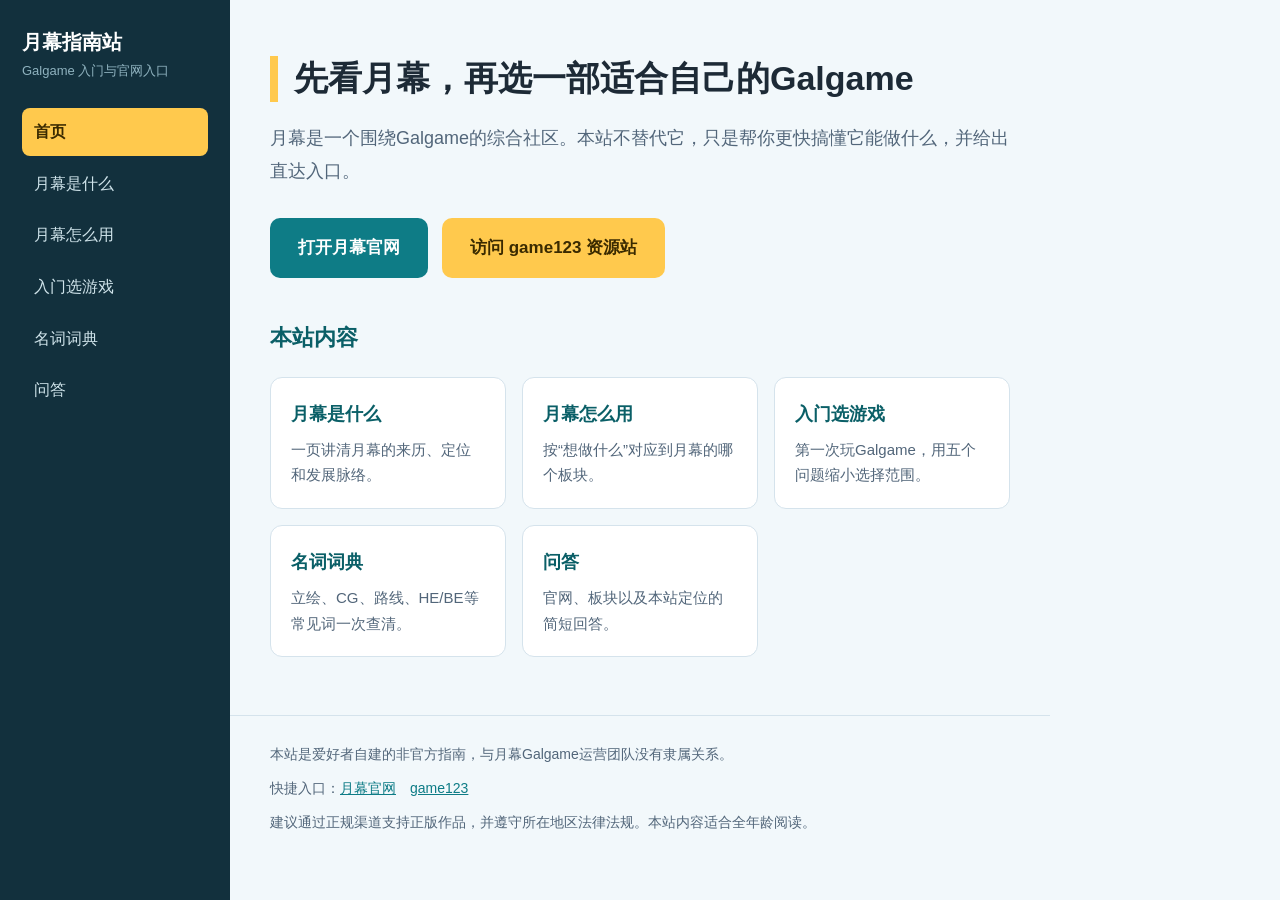
<file: index.html>
<!doctype html>
<html lang="zh-CN">
<head>
<meta charset="utf-8">
<meta name="viewport" content="width=device-width,initial-scale=1">
<title>月幕指南站｜月幕官网直达与Galgame新手入门</title>
<meta name="description" content="想了解月幕Galgame？这里说明月幕能查什么、怎么用，附官网直达入口、新手选游戏方法和Galgame名词词典。">
<meta name="keywords" content="月幕,月幕官网,月幕Galgame怎么用,Galgame新手,Galgame名词">
<meta name="robots" content="index,follow,max-image-preview:large">
<link rel="canonical" href="https://ymgalgame.github.io/">
<meta property="og:type" content="website">
<meta property="og:locale" content="zh_CN">
<meta property="og:site_name" content="月幕指南站">
<meta property="og:title" content="月幕指南站｜月幕官网直达与Galgame新手入门">
<meta property="og:description" content="想了解月幕Galgame？这里说明月幕能查什么、怎么用，附官网直达入口、新手选游戏方法和Galgame名词词典。">
<meta property="og:url" content="https://ymgalgame.github.io/">
<meta name="twitter:card" content="summary">
<link rel="stylesheet" href="style.css">
<script type="application/ld+json">{"@context": "https://schema.org", "@type": "WebSite", "name": "月幕指南站", "alternateName": "月幕Galgame指南", "url": "https://ymgalgame.github.io/", "inLanguage": "zh-CN", "about": {"@type": "Thing", "name": "月幕Galgame", "sameAs": "https://www.ymgal.games"}}</script>
</head>
<body>
<div class="layout">
<aside class="side">
<a class="brand" href="index.html">月幕指南站<small>Galgame 入门与官网入口</small></a>
<nav aria-label="主导航"><a href="index.html" aria-current="page">首页</a><a href="what-is-ymgal.html">月幕是什么</a><a href="how-to-use.html">月幕怎么用</a><a href="start-playing.html">入门选游戏</a><a href="glossary.html">名词词典</a><a href="qa.html">问答</a></nav>
</aside>
<div class="main">
<main class="wrap">
<h1>先看月幕，再选一部适合自己的Galgame</h1>
<p class="lead">月幕是一个围绕Galgame的综合社区。本站不替代它，只是帮你更快搞懂它能做什么，并给出直达入口。</p>
<div class="btns"><a class="btn btn-main" href="https://www.ymgal.games" target="_blank" rel="noopener noreferrer">打开月幕官网</a><a class="btn btn-alt" href="https://game123.download/" target="_blank" rel="noopener">访问 game123 资源站</a></div>
<h2>本站内容</h2><ul class="grid"><li><a class="card" href="what-is-ymgal.html"><h3>月幕是什么</h3><p>一页讲清月幕的来历、定位和发展脉络。</p></a></li><li><a class="card" href="how-to-use.html"><h3>月幕怎么用</h3><p>按“想做什么”对应到月幕的哪个板块。</p></a></li><li><a class="card" href="start-playing.html"><h3>入门选游戏</h3><p>第一次玩Galgame，用五个问题缩小选择范围。</p></a></li><li><a class="card" href="glossary.html"><h3>名词词典</h3><p>立绘、CG、路线、HE/BE等常见词一次查清。</p></a></li><li><a class="card" href="qa.html"><h3>问答</h3><p>官网、板块以及本站定位的简短回答。</p></a></li></ul>
</main>
<footer>
<p>本站是爱好者自建的非官方指南，与月幕Galgame运营团队没有隶属关系。</p>
<p>快捷入口：<a href="https://www.ymgal.games" target="_blank" rel="noopener noreferrer">月幕官网</a>　<a href="https://game123.download/" target="_blank" rel="noopener">game123</a></p>
<p>建议通过正规渠道支持正版作品，并遵守所在地区法律法规。本站内容适合全年龄阅读。</p>
</footer>
</div>
</div>
</body>
</html>
</file>
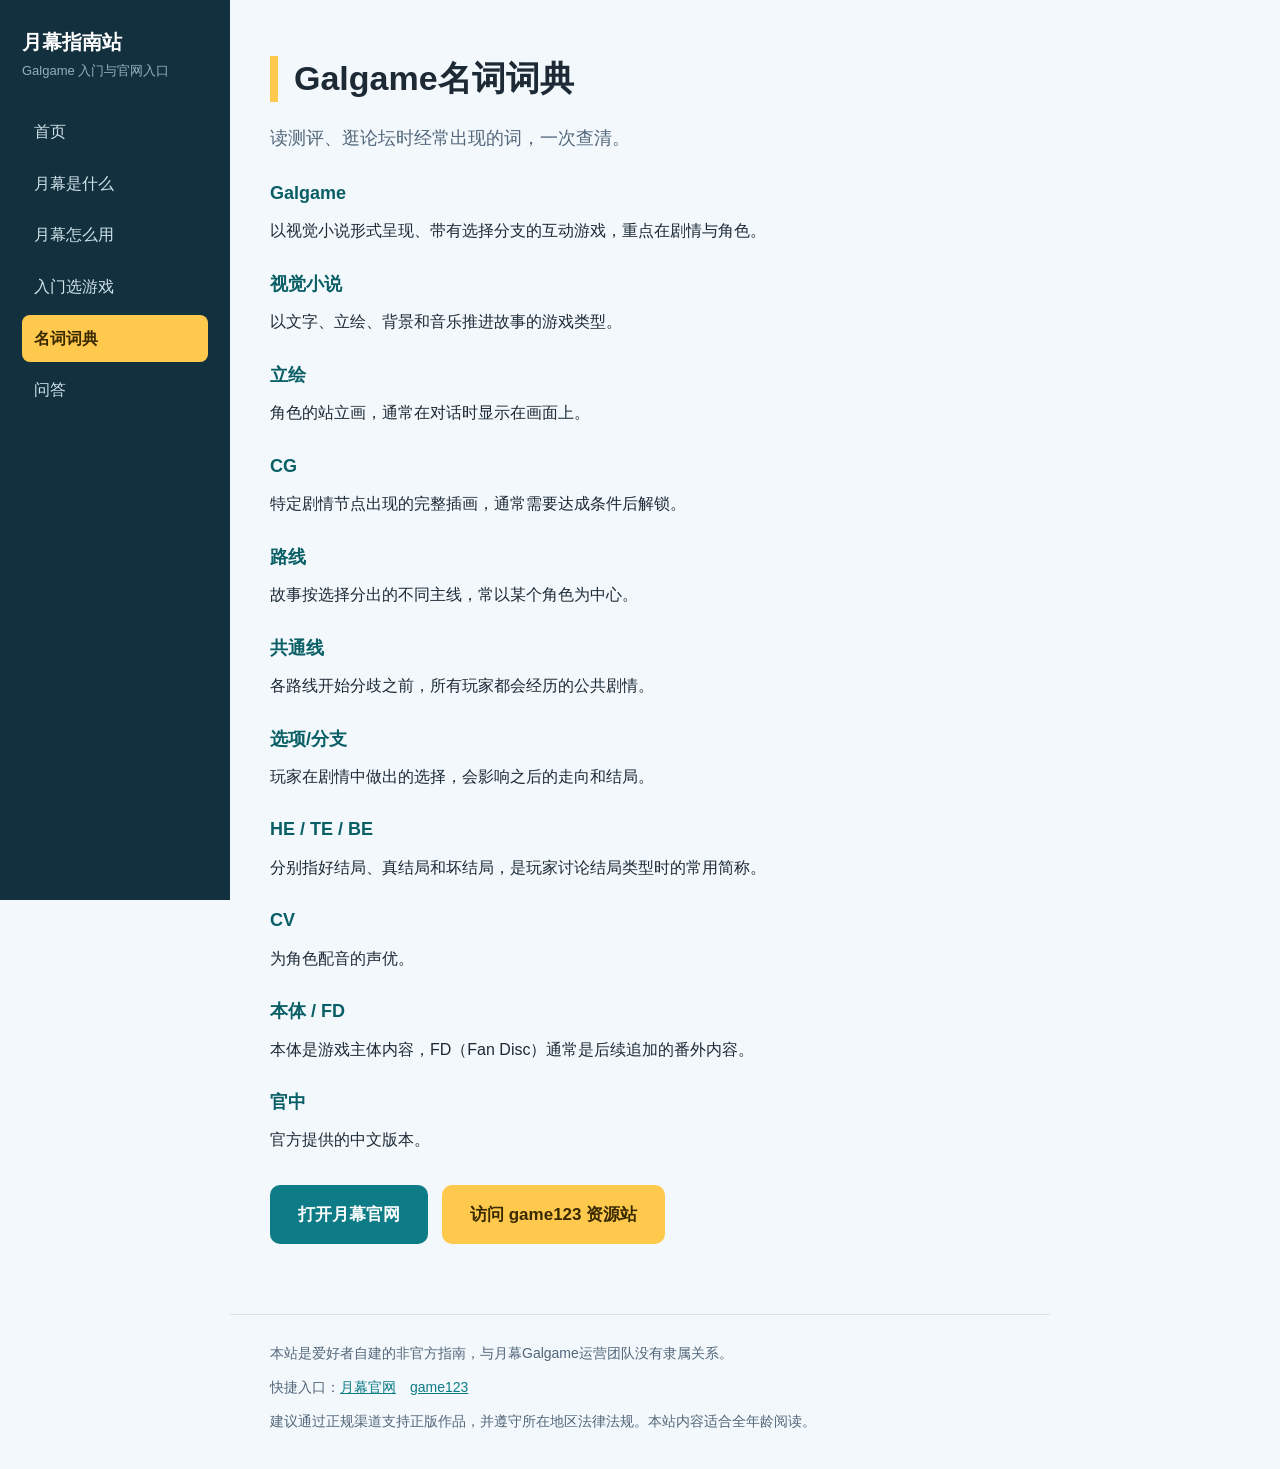
<file: glossary.html>
<!doctype html>
<html lang="zh-CN">
<head>
<meta charset="utf-8">
<meta name="viewport" content="width=device-width,initial-scale=1">
<title>Galgame名词词典：立绘、CG、路线、HE/BE等术语解释</title>
<meta name="description" content="整理Galgame新手常遇到的术语：立绘、CG、路线、共通线、HE/TE/BE、CV、FD、官中等，一句话讲清含义。">
<meta name="keywords" content="Galgame术语,Galgame名词解释,立绘,CG,共通线,HE BE,FD">
<meta name="robots" content="index,follow,max-image-preview:large">
<link rel="canonical" href="https://ymgalgame.github.io/glossary.html">
<meta property="og:type" content="website">
<meta property="og:locale" content="zh_CN">
<meta property="og:site_name" content="月幕指南站">
<meta property="og:title" content="Galgame名词词典：立绘、CG、路线、HE/BE等术语解释">
<meta property="og:description" content="整理Galgame新手常遇到的术语：立绘、CG、路线、共通线、HE/TE/BE、CV、FD、官中等，一句话讲清含义。">
<meta property="og:url" content="https://ymgalgame.github.io/glossary.html">
<meta name="twitter:card" content="summary">
<link rel="stylesheet" href="style.css">
<script type="application/ld+json">{"@context": "https://schema.org", "@type": "BreadcrumbList", "itemListElement": [{"@type": "ListItem", "position": 1, "name": "首页", "item": "https://ymgalgame.github.io/"}, {"@type": "ListItem", "position": 2, "name": "名词词典", "item": "https://ymgalgame.github.io/glossary.html"}]}</script>
<script type="application/ld+json">{"@context": "https://schema.org", "@type": "DefinedTermSet", "name": "Galgame常用名词", "inLanguage": "zh-CN", "hasDefinedTerm": [{"@type": "DefinedTerm", "name": "Galgame", "description": "以视觉小说形式呈现、带有选择分支的互动游戏，重点在剧情与角色。"}, {"@type": "DefinedTerm", "name": "视觉小说", "description": "以文字、立绘、背景和音乐推进故事的游戏类型。"}, {"@type": "DefinedTerm", "name": "立绘", "description": "角色的站立画，通常在对话时显示在画面上。"}, {"@type": "DefinedTerm", "name": "CG", "description": "特定剧情节点出现的完整插画，通常需要达成条件后解锁。"}, {"@type": "DefinedTerm", "name": "路线", "description": "故事按选择分出的不同主线，常以某个角色为中心。"}, {"@type": "DefinedTerm", "name": "共通线", "description": "各路线开始分歧之前，所有玩家都会经历的公共剧情。"}, {"@type": "DefinedTerm", "name": "选项/分支", "description": "玩家在剧情中做出的选择，会影响之后的走向和结局。"}, {"@type": "DefinedTerm", "name": "HE / TE / BE", "description": "分别指好结局、真结局和坏结局，是玩家讨论结局类型时的常用简称。"}, {"@type": "DefinedTerm", "name": "CV", "description": "为角色配音的声优。"}, {"@type": "DefinedTerm", "name": "本体 / FD", "description": "本体是游戏主体内容，FD（Fan Disc）通常是后续追加的番外内容。"}, {"@type": "DefinedTerm", "name": "官中", "description": "官方提供的中文版本。"}]}</script>
</head>
<body>
<div class="layout">
<aside class="side">
<a class="brand" href="index.html">月幕指南站<small>Galgame 入门与官网入口</small></a>
<nav aria-label="主导航"><a href="index.html">首页</a><a href="what-is-ymgal.html">月幕是什么</a><a href="how-to-use.html">月幕怎么用</a><a href="start-playing.html">入门选游戏</a><a href="glossary.html" aria-current="page">名词词典</a><a href="qa.html">问答</a></nav>
</aside>
<div class="main">
<main class="wrap">
<h1>Galgame名词词典</h1><p class="lead">读测评、逛论坛时经常出现的词，一次查清。</p><dl><dt>Galgame</dt><dd>以视觉小说形式呈现、带有选择分支的互动游戏，重点在剧情与角色。</dd><dt>视觉小说</dt><dd>以文字、立绘、背景和音乐推进故事的游戏类型。</dd><dt>立绘</dt><dd>角色的站立画，通常在对话时显示在画面上。</dd><dt>CG</dt><dd>特定剧情节点出现的完整插画，通常需要达成条件后解锁。</dd><dt>路线</dt><dd>故事按选择分出的不同主线，常以某个角色为中心。</dd><dt>共通线</dt><dd>各路线开始分歧之前，所有玩家都会经历的公共剧情。</dd><dt>选项/分支</dt><dd>玩家在剧情中做出的选择，会影响之后的走向和结局。</dd><dt>HE / TE / BE</dt><dd>分别指好结局、真结局和坏结局，是玩家讨论结局类型时的常用简称。</dd><dt>CV</dt><dd>为角色配音的声优。</dd><dt>本体 / FD</dt><dd>本体是游戏主体内容，FD（Fan Disc）通常是后续追加的番外内容。</dd><dt>官中</dt><dd>官方提供的中文版本。</dd></dl><div class="btns"><a class="btn btn-main" href="https://www.ymgal.games" target="_blank" rel="noopener noreferrer">打开月幕官网</a><a class="btn btn-alt" href="https://game123.download/" target="_blank" rel="noopener">访问 game123 资源站</a></div>
</main>
<footer>
<p>本站是爱好者自建的非官方指南，与月幕Galgame运营团队没有隶属关系。</p>
<p>快捷入口：<a href="https://www.ymgal.games" target="_blank" rel="noopener noreferrer">月幕官网</a>　<a href="https://game123.download/" target="_blank" rel="noopener">game123</a></p>
<p>建议通过正规渠道支持正版作品，并遵守所在地区法律法规。本站内容适合全年龄阅读。</p>
</footer>
</div>
</div>
</body>
</html>
</file>
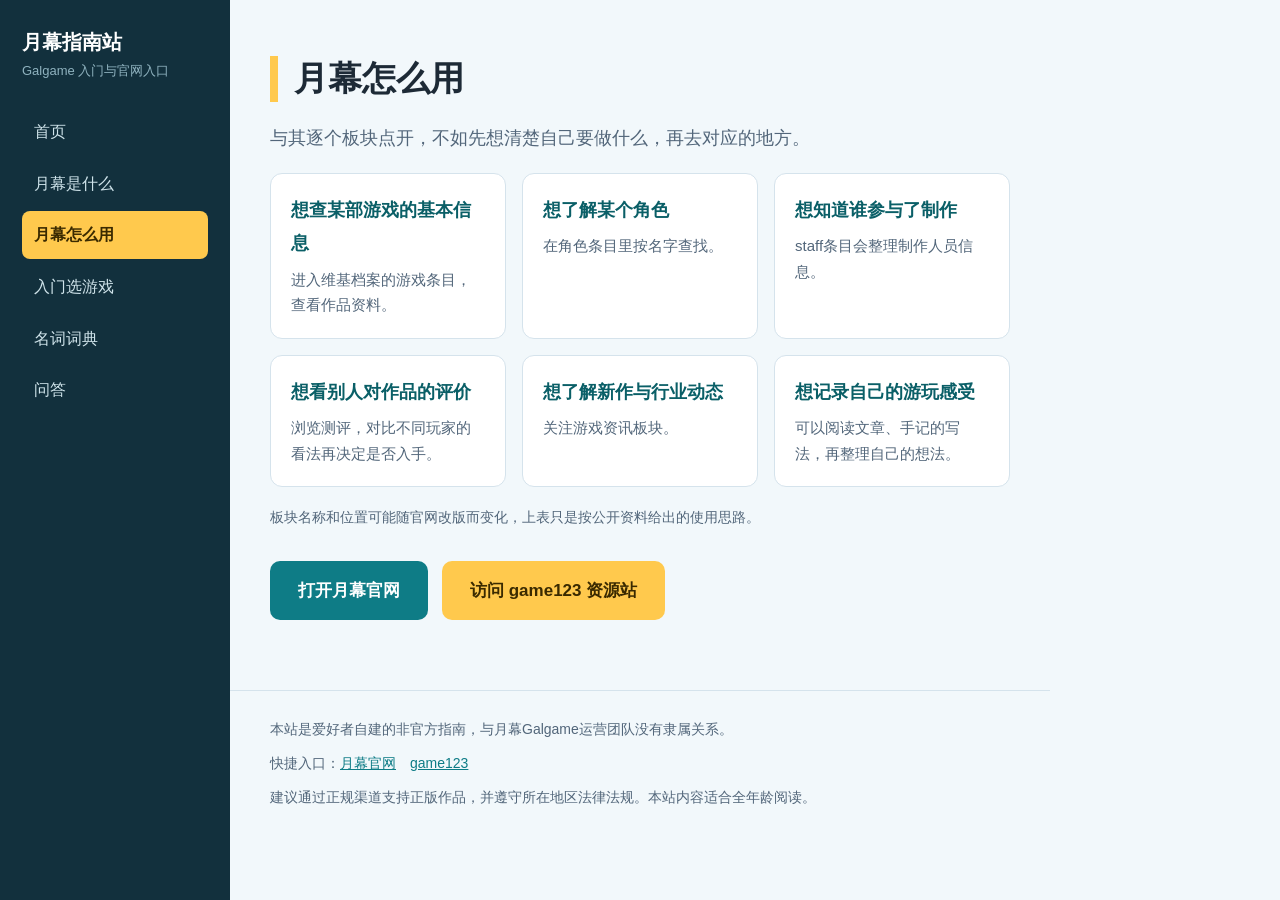
<file: how-to-use.html>
<!doctype html>
<html lang="zh-CN">
<head>
<meta charset="utf-8">
<meta name="viewport" content="width=device-width,initial-scale=1">
<title>月幕怎么用？按需求找到维基档案、测评和资讯板块</title>
<meta name="description" content="不知道在月幕上找什么？按“查游戏、查角色、看测评、看资讯”等具体需求，对应到月幕的相应板块。">
<meta name="keywords" content="月幕怎么用,月幕维基,月幕测评,月幕资讯,Galgame查资料">
<meta name="robots" content="index,follow,max-image-preview:large">
<link rel="canonical" href="https://ymgalgame.github.io/how-to-use.html">
<meta property="og:type" content="website">
<meta property="og:locale" content="zh_CN">
<meta property="og:site_name" content="月幕指南站">
<meta property="og:title" content="月幕怎么用？按需求找到维基档案、测评和资讯板块">
<meta property="og:description" content="不知道在月幕上找什么？按“查游戏、查角色、看测评、看资讯”等具体需求，对应到月幕的相应板块。">
<meta property="og:url" content="https://ymgalgame.github.io/how-to-use.html">
<meta name="twitter:card" content="summary">
<link rel="stylesheet" href="style.css">
<script type="application/ld+json">{"@context": "https://schema.org", "@type": "BreadcrumbList", "itemListElement": [{"@type": "ListItem", "position": 1, "name": "首页", "item": "https://ymgalgame.github.io/"}, {"@type": "ListItem", "position": 2, "name": "月幕怎么用", "item": "https://ymgalgame.github.io/how-to-use.html"}]}</script>
</head>
<body>
<div class="layout">
<aside class="side">
<a class="brand" href="index.html">月幕指南站<small>Galgame 入门与官网入口</small></a>
<nav aria-label="主导航"><a href="index.html">首页</a><a href="what-is-ymgal.html">月幕是什么</a><a href="how-to-use.html" aria-current="page">月幕怎么用</a><a href="start-playing.html">入门选游戏</a><a href="glossary.html">名词词典</a><a href="qa.html">问答</a></nav>
</aside>
<div class="main">
<main class="wrap">
<h1>月幕怎么用</h1>
<p class="lead">与其逐个板块点开，不如先想清楚自己要做什么，再去对应的地方。</p>
<ul class="grid"><li class="card"><h3>想查某部游戏的基本信息</h3><p>进入维基档案的游戏条目，查看作品资料。</p></li><li class="card"><h3>想了解某个角色</h3><p>在角色条目里按名字查找。</p></li><li class="card"><h3>想知道谁参与了制作</h3><p>staff条目会整理制作人员信息。</p></li><li class="card"><h3>想看别人对作品的评价</h3><p>浏览测评，对比不同玩家的看法再决定是否入手。</p></li><li class="card"><h3>想了解新作与行业动态</h3><p>关注游戏资讯板块。</p></li><li class="card"><h3>想记录自己的游玩感受</h3><p>可以阅读文章、手记的写法，再整理自己的想法。</p></li></ul>
<p class="note">板块名称和位置可能随官网改版而变化，上表只是按公开资料给出的使用思路。</p>
<div class="btns"><a class="btn btn-main" href="https://www.ymgal.games" target="_blank" rel="noopener noreferrer">打开月幕官网</a><a class="btn btn-alt" href="https://game123.download/" target="_blank" rel="noopener">访问 game123 资源站</a></div>
</main>
<footer>
<p>本站是爱好者自建的非官方指南，与月幕Galgame运营团队没有隶属关系。</p>
<p>快捷入口：<a href="https://www.ymgal.games" target="_blank" rel="noopener noreferrer">月幕官网</a>　<a href="https://game123.download/" target="_blank" rel="noopener">game123</a></p>
<p>建议通过正规渠道支持正版作品，并遵守所在地区法律法规。本站内容适合全年龄阅读。</p>
</footer>
</div>
</div>
</body>
</html>
</file>
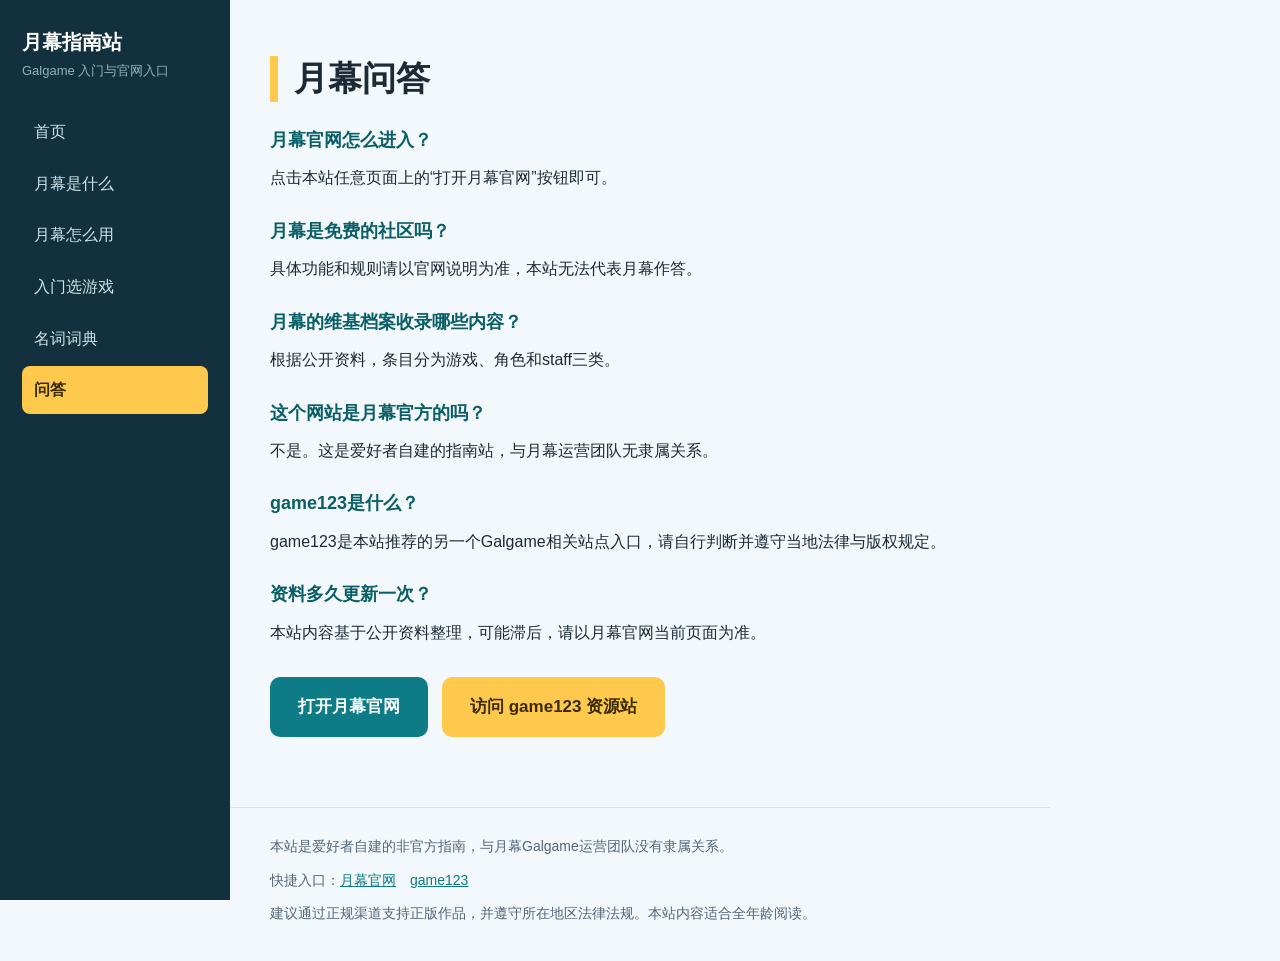
<file: qa.html>
<!doctype html>
<html lang="zh-CN">
<head>
<meta charset="utf-8">
<meta name="viewport" content="width=device-width,initial-scale=1">
<title>月幕问答：官网入口、板块内容与本站定位说明</title>
<meta name="description" content="关于月幕官网入口、维基档案收录范围、本站是否为官方站点等常见问题的简短回答。">
<meta name="keywords" content="月幕问答,月幕官网入口,月幕维基档案,月幕FAQ">
<meta name="robots" content="index,follow,max-image-preview:large">
<link rel="canonical" href="https://ymgalgame.github.io/qa.html">
<meta property="og:type" content="website">
<meta property="og:locale" content="zh_CN">
<meta property="og:site_name" content="月幕指南站">
<meta property="og:title" content="月幕问答：官网入口、板块内容与本站定位说明">
<meta property="og:description" content="关于月幕官网入口、维基档案收录范围、本站是否为官方站点等常见问题的简短回答。">
<meta property="og:url" content="https://ymgalgame.github.io/qa.html">
<meta name="twitter:card" content="summary">
<link rel="stylesheet" href="style.css">
<script type="application/ld+json">{"@context": "https://schema.org", "@type": "BreadcrumbList", "itemListElement": [{"@type": "ListItem", "position": 1, "name": "首页", "item": "https://ymgalgame.github.io/"}, {"@type": "ListItem", "position": 2, "name": "问答", "item": "https://ymgalgame.github.io/qa.html"}]}</script>
<script type="application/ld+json">{"@context": "https://schema.org", "@type": "FAQPage", "mainEntity": [{"@type": "Question", "name": "月幕官网怎么进入？", "acceptedAnswer": {"@type": "Answer", "text": "点击本站任意页面上的“打开月幕官网”按钮即可。"}}, {"@type": "Question", "name": "月幕是免费的社区吗？", "acceptedAnswer": {"@type": "Answer", "text": "具体功能和规则请以官网说明为准，本站无法代表月幕作答。"}}, {"@type": "Question", "name": "月幕的维基档案收录哪些内容？", "acceptedAnswer": {"@type": "Answer", "text": "根据公开资料，条目分为游戏、角色和staff三类。"}}, {"@type": "Question", "name": "这个网站是月幕官方的吗？", "acceptedAnswer": {"@type": "Answer", "text": "不是。这是爱好者自建的指南站，与月幕运营团队无隶属关系。"}}, {"@type": "Question", "name": "game123是什么？", "acceptedAnswer": {"@type": "Answer", "text": "game123是本站推荐的另一个Galgame相关站点入口，请自行判断并遵守当地法律与版权规定。"}}, {"@type": "Question", "name": "资料多久更新一次？", "acceptedAnswer": {"@type": "Answer", "text": "本站内容基于公开资料整理，可能滞后，请以月幕官网当前页面为准。"}}]}</script>
</head>
<body>
<div class="layout">
<aside class="side">
<a class="brand" href="index.html">月幕指南站<small>Galgame 入门与官网入口</small></a>
<nav aria-label="主导航"><a href="index.html">首页</a><a href="what-is-ymgal.html">月幕是什么</a><a href="how-to-use.html">月幕怎么用</a><a href="start-playing.html">入门选游戏</a><a href="glossary.html">名词词典</a><a href="qa.html" aria-current="page">问答</a></nav>
</aside>
<div class="main">
<main class="wrap">
<h1>月幕问答</h1><dl><dt>月幕官网怎么进入？</dt><dd>点击本站任意页面上的“打开月幕官网”按钮即可。</dd><dt>月幕是免费的社区吗？</dt><dd>具体功能和规则请以官网说明为准，本站无法代表月幕作答。</dd><dt>月幕的维基档案收录哪些内容？</dt><dd>根据公开资料，条目分为游戏、角色和staff三类。</dd><dt>这个网站是月幕官方的吗？</dt><dd>不是。这是爱好者自建的指南站，与月幕运营团队无隶属关系。</dd><dt>game123是什么？</dt><dd>game123是本站推荐的另一个Galgame相关站点入口，请自行判断并遵守当地法律与版权规定。</dd><dt>资料多久更新一次？</dt><dd>本站内容基于公开资料整理，可能滞后，请以月幕官网当前页面为准。</dd></dl><div class="btns"><a class="btn btn-main" href="https://www.ymgal.games" target="_blank" rel="noopener noreferrer">打开月幕官网</a><a class="btn btn-alt" href="https://game123.download/" target="_blank" rel="noopener">访问 game123 资源站</a></div>
</main>
<footer>
<p>本站是爱好者自建的非官方指南，与月幕Galgame运营团队没有隶属关系。</p>
<p>快捷入口：<a href="https://www.ymgal.games" target="_blank" rel="noopener noreferrer">月幕官网</a>　<a href="https://game123.download/" target="_blank" rel="noopener">game123</a></p>
<p>建议通过正规渠道支持正版作品，并遵守所在地区法律法规。本站内容适合全年龄阅读。</p>
</footer>
</div>
</div>
</body>
</html>
</file>
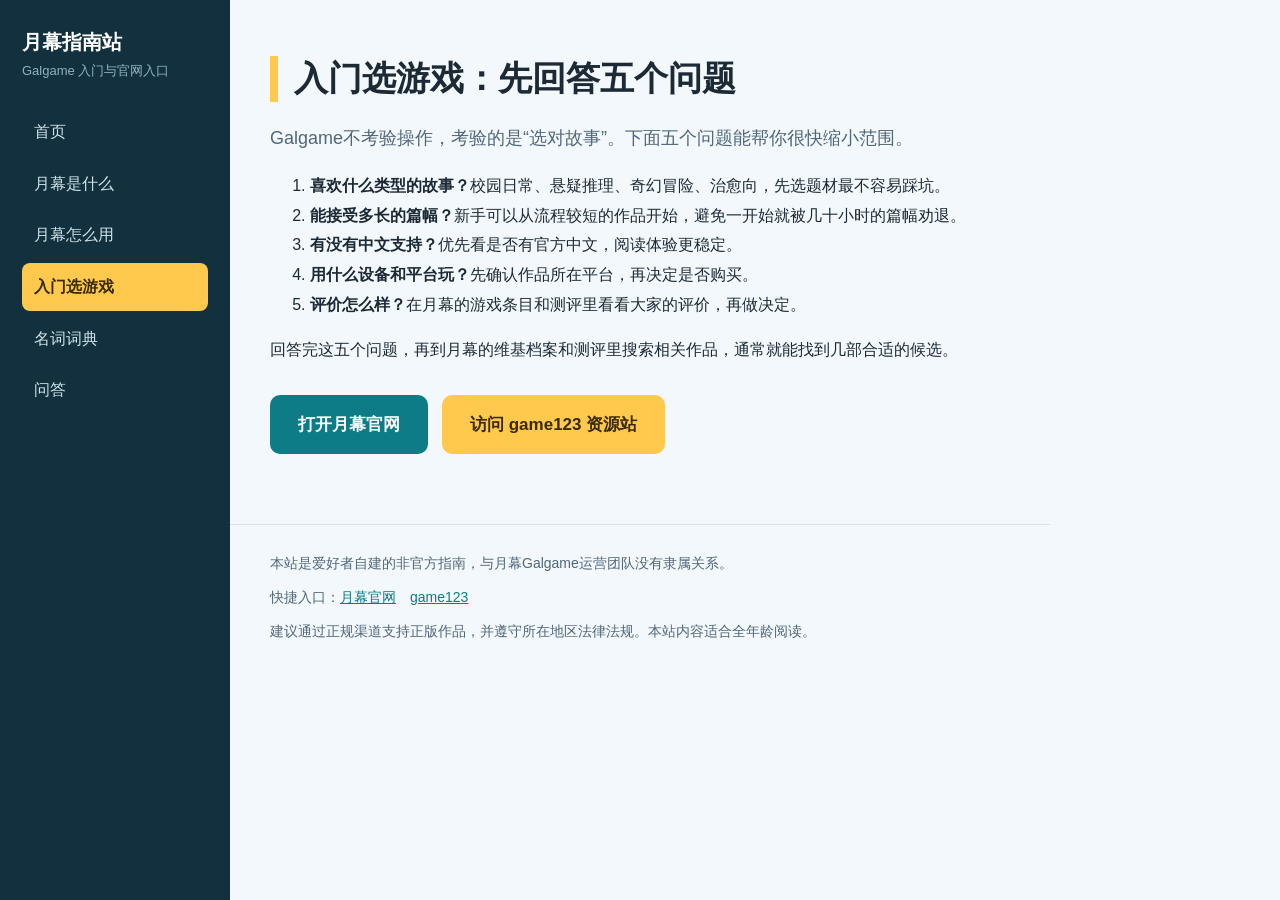
<file: start-playing.html>
<!doctype html>
<html lang="zh-CN">
<head>
<meta charset="utf-8">
<meta name="viewport" content="width=device-width,initial-scale=1">
<title>Galgame怎么入门？新手选第一部作品的五个判断问题</title>
<meta name="description" content="第一次接触Galgame不知道玩什么？从题材、篇幅、中文支持、平台和口碑五个问题入手，快速缩小选择范围。">
<meta name="keywords" content="Galgame怎么入门,Galgame新手推荐,视觉小说入门,第一部Galgame">
<meta name="robots" content="index,follow,max-image-preview:large">
<link rel="canonical" href="https://ymgalgame.github.io/start-playing.html">
<meta property="og:type" content="website">
<meta property="og:locale" content="zh_CN">
<meta property="og:site_name" content="月幕指南站">
<meta property="og:title" content="Galgame怎么入门？新手选第一部作品的五个判断问题">
<meta property="og:description" content="第一次接触Galgame不知道玩什么？从题材、篇幅、中文支持、平台和口碑五个问题入手，快速缩小选择范围。">
<meta property="og:url" content="https://ymgalgame.github.io/start-playing.html">
<meta name="twitter:card" content="summary">
<link rel="stylesheet" href="style.css">
<script type="application/ld+json">{"@context": "https://schema.org", "@type": "BreadcrumbList", "itemListElement": [{"@type": "ListItem", "position": 1, "name": "首页", "item": "https://ymgalgame.github.io/"}, {"@type": "ListItem", "position": 2, "name": "入门选游戏", "item": "https://ymgalgame.github.io/start-playing.html"}]}</script>
</head>
<body>
<div class="layout">
<aside class="side">
<a class="brand" href="index.html">月幕指南站<small>Galgame 入门与官网入口</small></a>
<nav aria-label="主导航"><a href="index.html">首页</a><a href="what-is-ymgal.html">月幕是什么</a><a href="how-to-use.html">月幕怎么用</a><a href="start-playing.html" aria-current="page">入门选游戏</a><a href="glossary.html">名词词典</a><a href="qa.html">问答</a></nav>
</aside>
<div class="main">
<main class="wrap">
<h1>入门选游戏：先回答五个问题</h1>
<p class="lead">Galgame不考验操作，考验的是“选对故事”。下面五个问题能帮你很快缩小范围。</p>
<ol><li><strong>喜欢什么类型的故事？</strong>校园日常、悬疑推理、奇幻冒险、治愈向，先选题材最不容易踩坑。</li><li><strong>能接受多长的篇幅？</strong>新手可以从流程较短的作品开始，避免一开始就被几十小时的篇幅劝退。</li><li><strong>有没有中文支持？</strong>优先看是否有官方中文，阅读体验更稳定。</li><li><strong>用什么设备和平台玩？</strong>先确认作品所在平台，再决定是否购买。</li><li><strong>评价怎么样？</strong>在月幕的游戏条目和测评里看看大家的评价，再做决定。</li></ol>
<p>回答完这五个问题，再到月幕的维基档案和测评里搜索相关作品，通常就能找到几部合适的候选。</p>
<div class="btns"><a class="btn btn-main" href="https://www.ymgal.games" target="_blank" rel="noopener noreferrer">打开月幕官网</a><a class="btn btn-alt" href="https://game123.download/" target="_blank" rel="noopener">访问 game123 资源站</a></div>
</main>
<footer>
<p>本站是爱好者自建的非官方指南，与月幕Galgame运营团队没有隶属关系。</p>
<p>快捷入口：<a href="https://www.ymgal.games" target="_blank" rel="noopener noreferrer">月幕官网</a>　<a href="https://game123.download/" target="_blank" rel="noopener">game123</a></p>
<p>建议通过正规渠道支持正版作品，并遵守所在地区法律法规。本站内容适合全年龄阅读。</p>
</footer>
</div>
</div>
</body>
</html>
</file>
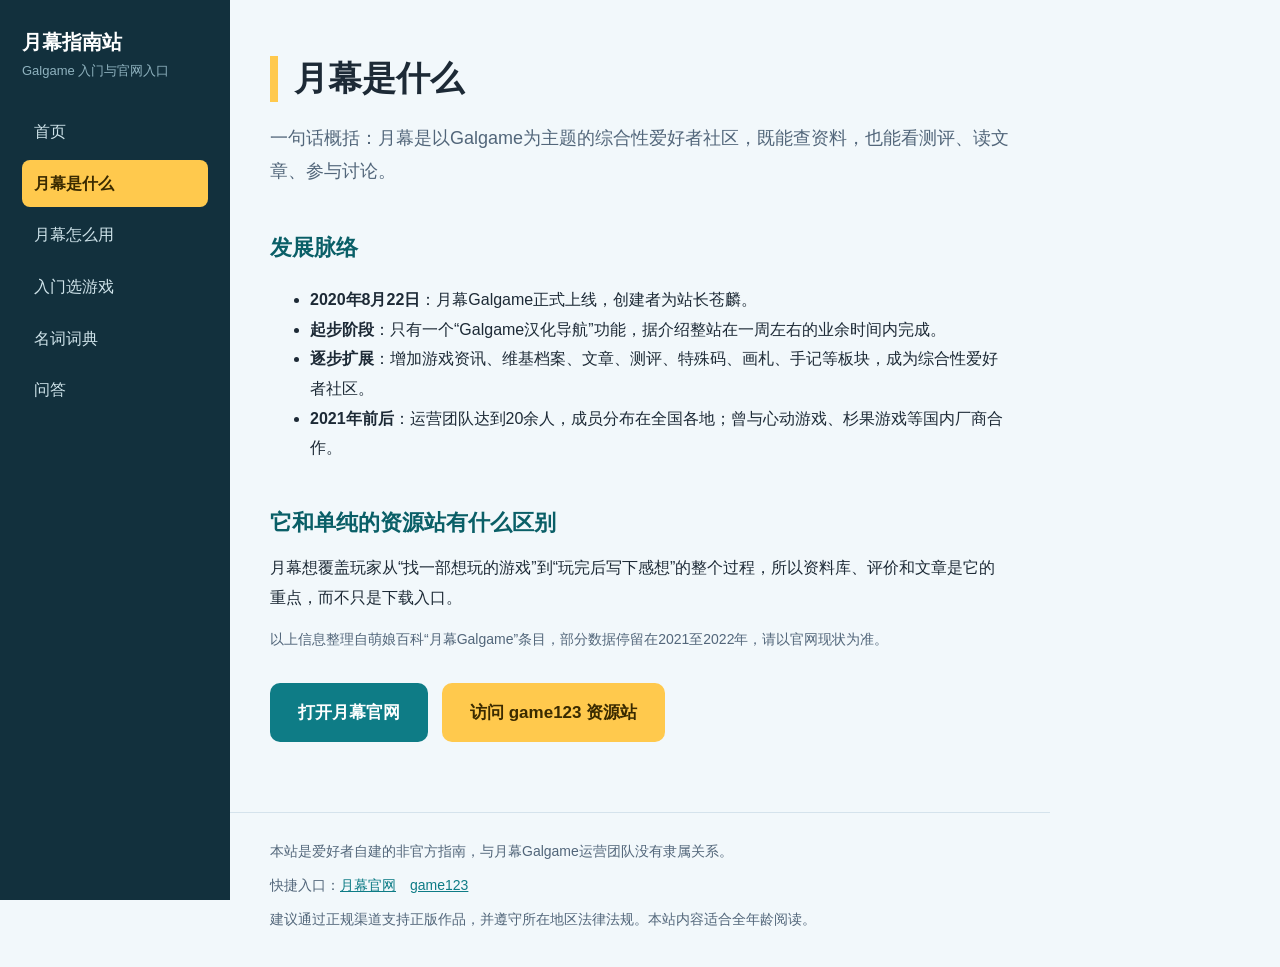
<file: what-is-ymgal.html>
<!doctype html>
<html lang="zh-CN">
<head>
<meta charset="utf-8">
<meta name="viewport" content="width=device-width,initial-scale=1">
<title>月幕是什么？月幕Galgame社区的来历与发展历程</title>
<meta name="description" content="月幕Galgame是2020年8月上线的Galgame爱好者社区，由苍麟创建。本文按时间线梳理月幕从汉化导航到综合社区的变化。">
<meta name="keywords" content="月幕是什么,月幕Galgame,苍麟,月幕历史,Galgame社区">
<meta name="robots" content="index,follow,max-image-preview:large">
<link rel="canonical" href="https://ymgalgame.github.io/what-is-ymgal.html">
<meta property="og:type" content="website">
<meta property="og:locale" content="zh_CN">
<meta property="og:site_name" content="月幕指南站">
<meta property="og:title" content="月幕是什么？月幕Galgame社区的来历与发展历程">
<meta property="og:description" content="月幕Galgame是2020年8月上线的Galgame爱好者社区，由苍麟创建。本文按时间线梳理月幕从汉化导航到综合社区的变化。">
<meta property="og:url" content="https://ymgalgame.github.io/what-is-ymgal.html">
<meta name="twitter:card" content="summary">
<link rel="stylesheet" href="style.css">
<script type="application/ld+json">{"@context": "https://schema.org", "@type": "BreadcrumbList", "itemListElement": [{"@type": "ListItem", "position": 1, "name": "首页", "item": "https://ymgalgame.github.io/"}, {"@type": "ListItem", "position": 2, "name": "月幕是什么", "item": "https://ymgalgame.github.io/what-is-ymgal.html"}]}</script>
</head>
<body>
<div class="layout">
<aside class="side">
<a class="brand" href="index.html">月幕指南站<small>Galgame 入门与官网入口</small></a>
<nav aria-label="主导航"><a href="index.html">首页</a><a href="what-is-ymgal.html" aria-current="page">月幕是什么</a><a href="how-to-use.html">月幕怎么用</a><a href="start-playing.html">入门选游戏</a><a href="glossary.html">名词词典</a><a href="qa.html">问答</a></nav>
</aside>
<div class="main">
<main class="wrap">
<h1>月幕是什么</h1>
<p class="lead">一句话概括：月幕是以Galgame为主题的综合性爱好者社区，既能查资料，也能看测评、读文章、参与讨论。</p>
<h2>发展脉络</h2>
<ul><li><strong>2020年8月22日</strong>：月幕Galgame正式上线，创建者为站长苍麟。</li><li><strong>起步阶段</strong>：只有一个“Galgame汉化导航”功能，据介绍整站在一周左右的业余时间内完成。</li><li><strong>逐步扩展</strong>：增加游戏资讯、维基档案、文章、测评、特殊码、画札、手记等板块，成为综合性爱好者社区。</li><li><strong>2021年前后</strong>：运营团队达到20余人，成员分布在全国各地；曾与心动游戏、杉果游戏等国内厂商合作。</li></ul>
<h2>它和单纯的资源站有什么区别</h2>
<p>月幕想覆盖玩家从“找一部想玩的游戏”到“玩完后写下感想”的整个过程，所以资料库、评价和文章是它的重点，而不只是下载入口。</p>
<p class="note">以上信息整理自萌娘百科“月幕Galgame”条目，部分数据停留在2021至2022年，请以官网现状为准。</p>
<div class="btns"><a class="btn btn-main" href="https://www.ymgal.games" target="_blank" rel="noopener noreferrer">打开月幕官网</a><a class="btn btn-alt" href="https://game123.download/" target="_blank" rel="noopener">访问 game123 资源站</a></div>
</main>
<footer>
<p>本站是爱好者自建的非官方指南，与月幕Galgame运营团队没有隶属关系。</p>
<p>快捷入口：<a href="https://www.ymgal.games" target="_blank" rel="noopener noreferrer">月幕官网</a>　<a href="https://game123.download/" target="_blank" rel="noopener">game123</a></p>
<p>建议通过正规渠道支持正版作品，并遵守所在地区法律法规。本站内容适合全年龄阅读。</p>
</footer>
</div>
</div>
</body>
</html>
</file>
<file: style.css>
:root{--bg:#f2f8fb;--card:#fff;--ink:#1d2a36;--muted:#52667a;--line:#d5e3ec;--teal:#0e7c86;--teal-d:#0a5f67;--sun:#ffc94d;--side:#12303d}
*{box-sizing:border-box}
html{scroll-behavior:smooth}
body{margin:0;background:var(--bg);color:var(--ink);font:16px/1.85 -apple-system,"PingFang SC","Microsoft YaHei","Noto Sans SC",sans-serif}
a{color:var(--teal)}
:focus-visible{outline:3px solid var(--sun);outline-offset:2px}
.layout{display:flex;min-height:100vh}
.side{width:230px;flex:none;background:var(--side);color:#cfe3ea;padding:28px 22px;position:sticky;top:0;height:100vh}
.brand{display:block;color:#fff;font-weight:800;font-size:20px;line-height:1.4;text-decoration:none;margin-bottom:28px}
.brand small{display:block;font-weight:400;font-size:13px;color:#8fb2bf;margin-top:6px}
.side nav a{display:block;color:#cfe3ea;text-decoration:none;padding:9px 12px;border-radius:8px;margin-bottom:4px}
.side nav a:hover{background:#1d4455}
.side nav a[aria-current=page]{background:var(--sun);color:#3a2a00;font-weight:700}
.main{flex:1;min-width:0}
.wrap{max-width:820px;padding:56px 40px 40px}
h1{font-size:34px;line-height:1.35;margin:0 0 20px;padding-left:16px;border-left:8px solid var(--sun)}
h2{font-size:22px;margin:40px 0 10px;color:var(--teal-d)}
p{margin:0 0 14px}
.lead{font-size:18px;color:var(--muted)}
.btns{display:flex;flex-wrap:wrap;gap:14px;margin:30px 0}
.btn{display:inline-block;padding:14px 28px;border-radius:10px;font-weight:700;font-size:17px;text-decoration:none;transition:transform .15s}
.btn:hover{transform:translateY(-2px)}
.btn-main{background:var(--teal);color:#fff}
.btn-main:hover{background:var(--teal-d)}
.btn-alt{background:var(--sun);color:#3a2a00}
.grid{display:grid;grid-template-columns:repeat(auto-fit,minmax(230px,1fr));gap:16px;list-style:none;padding:0;margin:18px 0}
.card{display:block;height:100%;background:var(--card);border:1px solid var(--line);border-radius:12px;padding:20px;text-decoration:none;color:var(--ink)}
a.card:hover{border-color:var(--teal)}
.card h3{margin:0 0 6px;font-size:18px;color:var(--teal-d)}
.card p{margin:0;color:var(--muted);font-size:15px;line-height:1.7}
dt{font-weight:700;font-size:18px;color:var(--teal-d);margin-top:22px}
dd{margin:6px 0 0}
.note{font-size:14px;color:var(--muted)}
footer{border-top:1px solid var(--line);padding:26px 40px;font-size:14px;color:var(--muted);max-width:820px}
footer p{margin:0 0 8px}
@media(max-width:860px){
 .layout{display:block}
 .side{position:static;width:auto;height:auto;padding:16px 18px}
 .brand{margin-bottom:10px}
 .side nav{display:flex;flex-wrap:wrap;gap:6px}
 .side nav a{margin:0;padding:6px 12px}
 .wrap{padding:32px 18px 24px}
 footer{padding:22px 18px}
 h1{font-size:28px}
}
@media(prefers-reduced-motion:reduce){*{transition:none!important}html{scroll-behavior:auto}}
</file>
